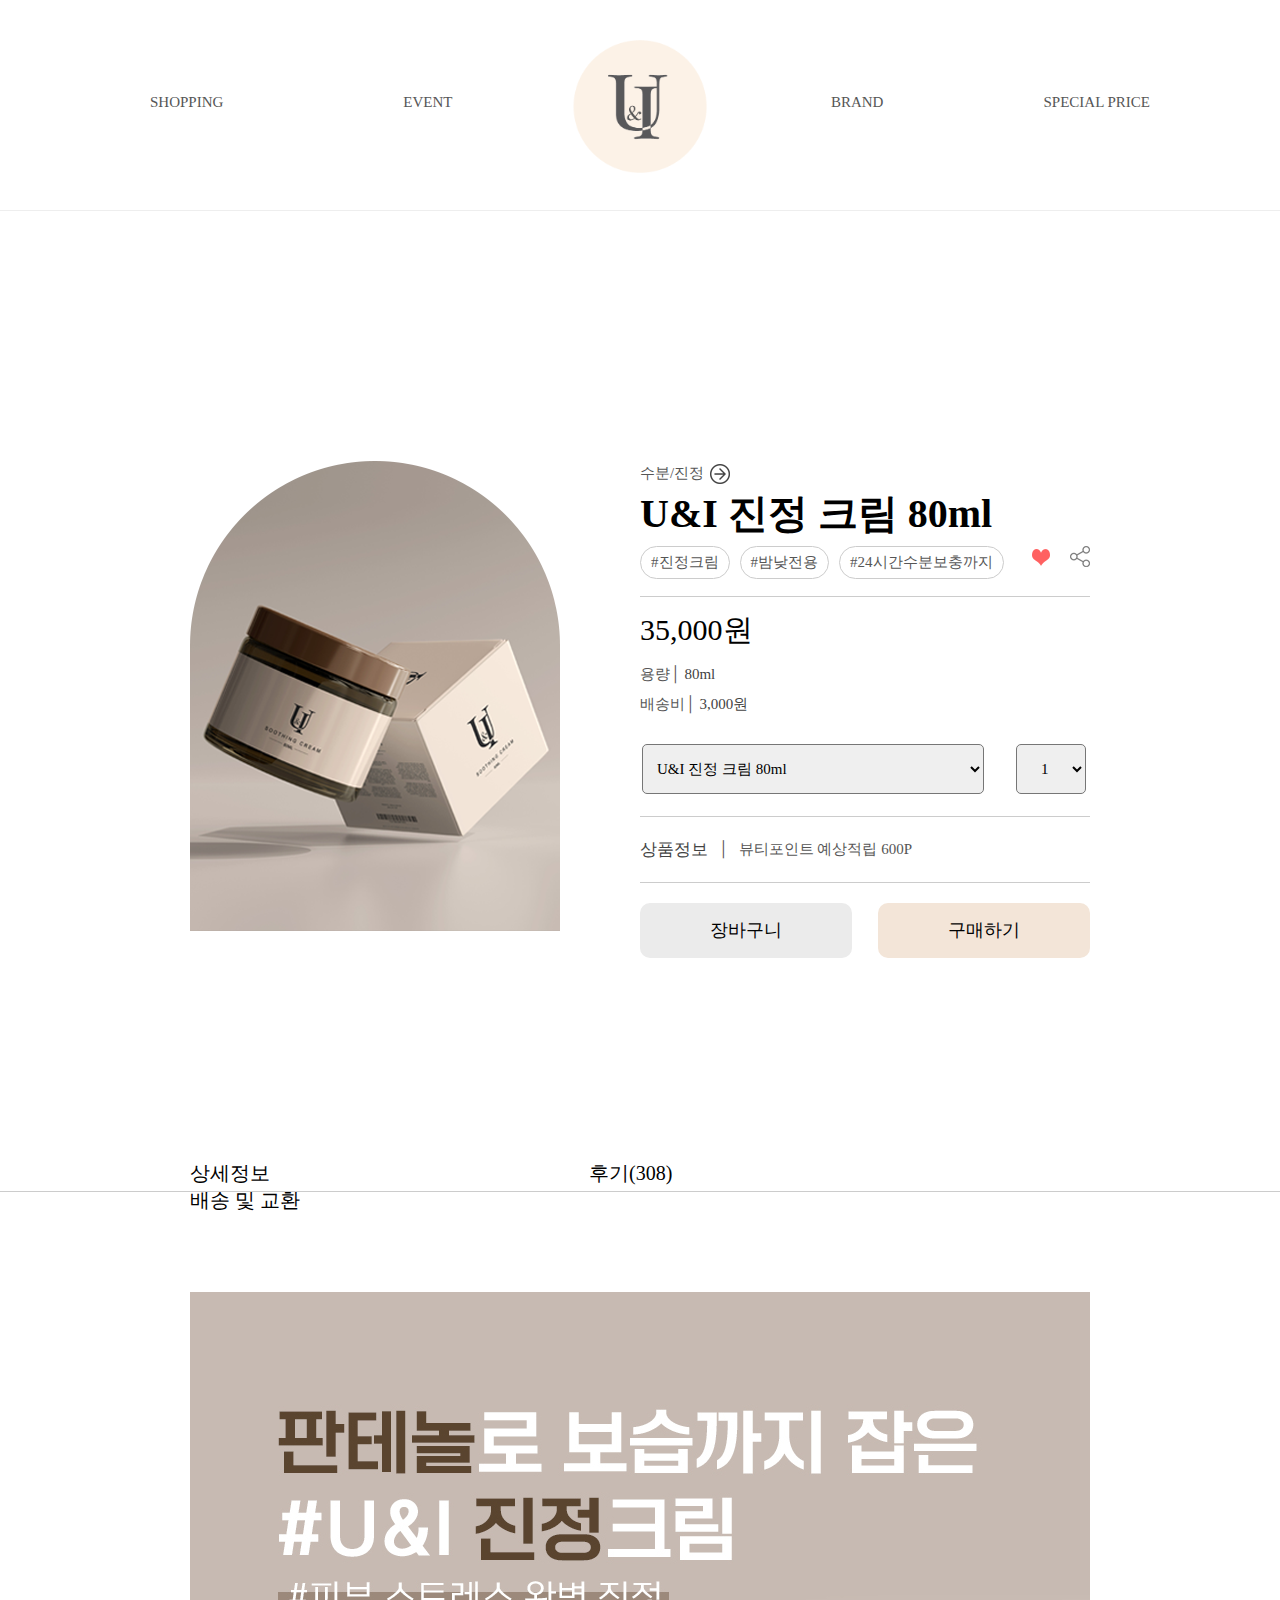
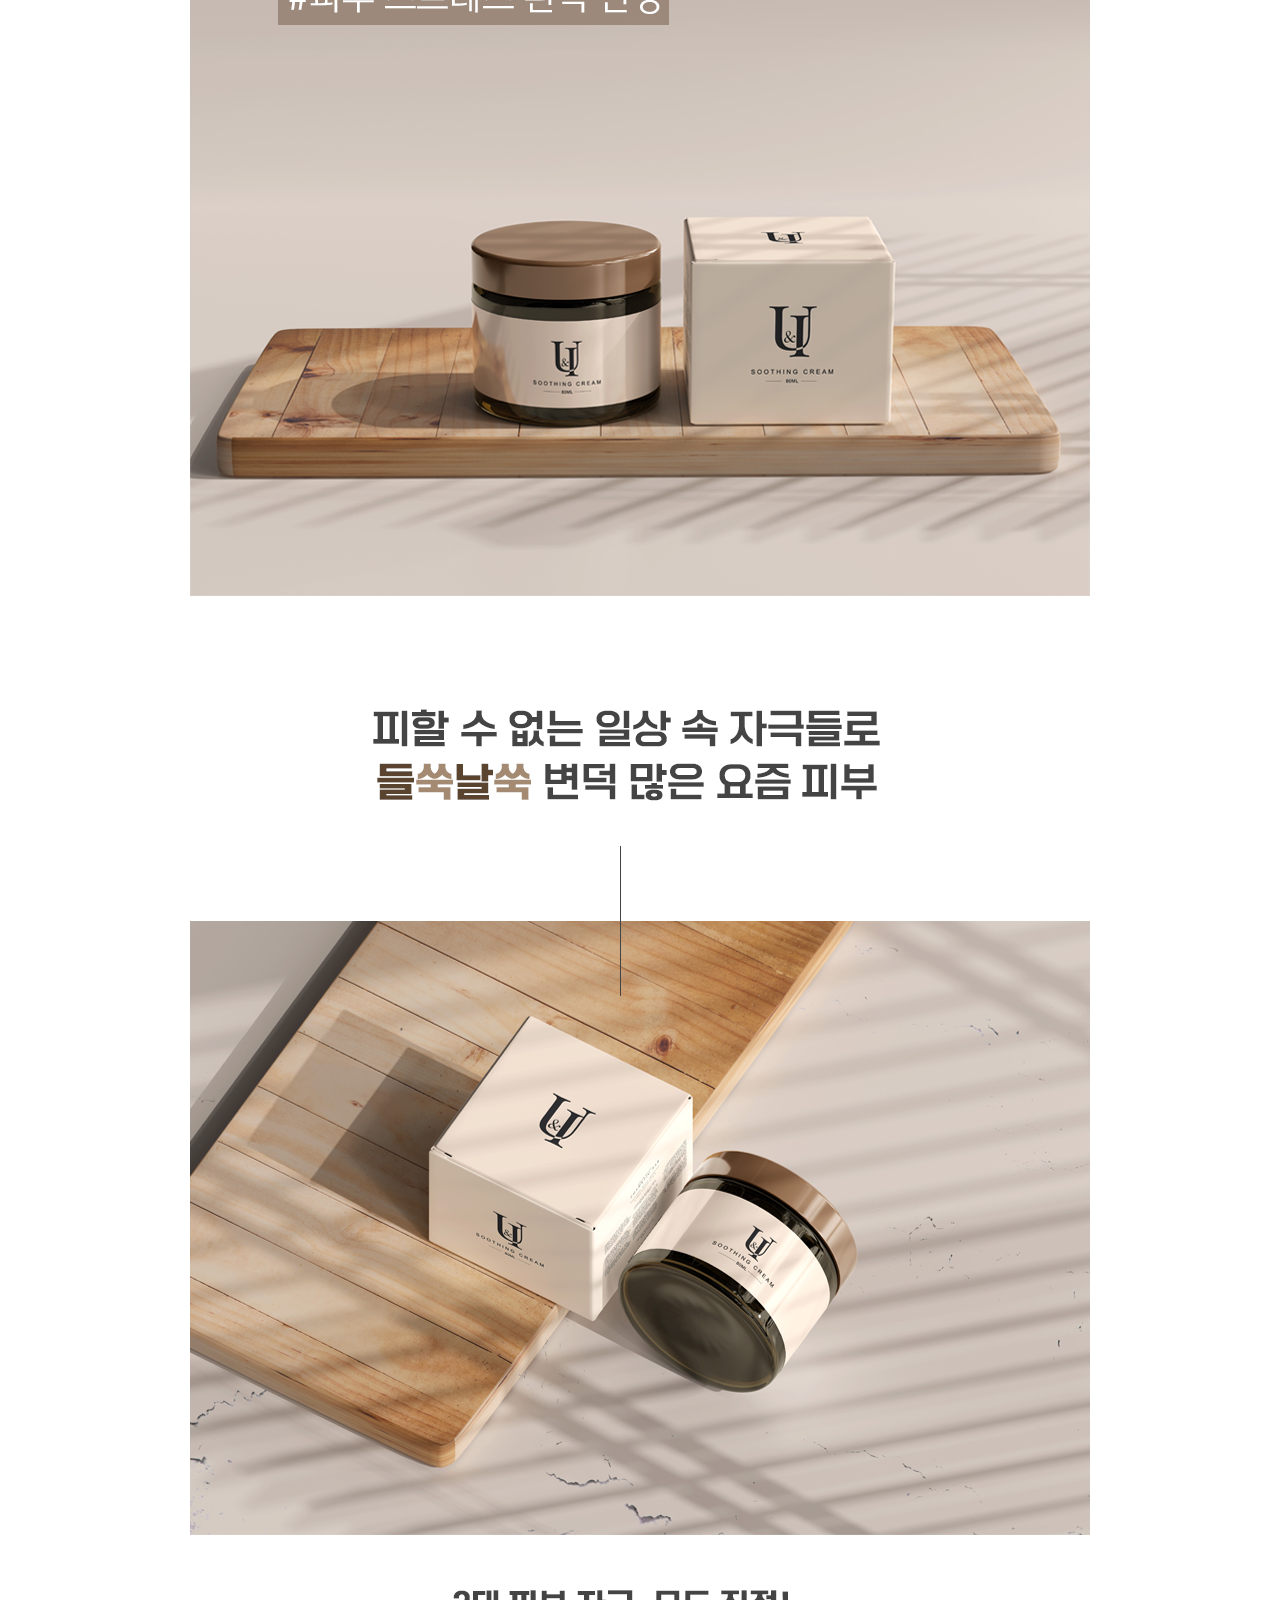
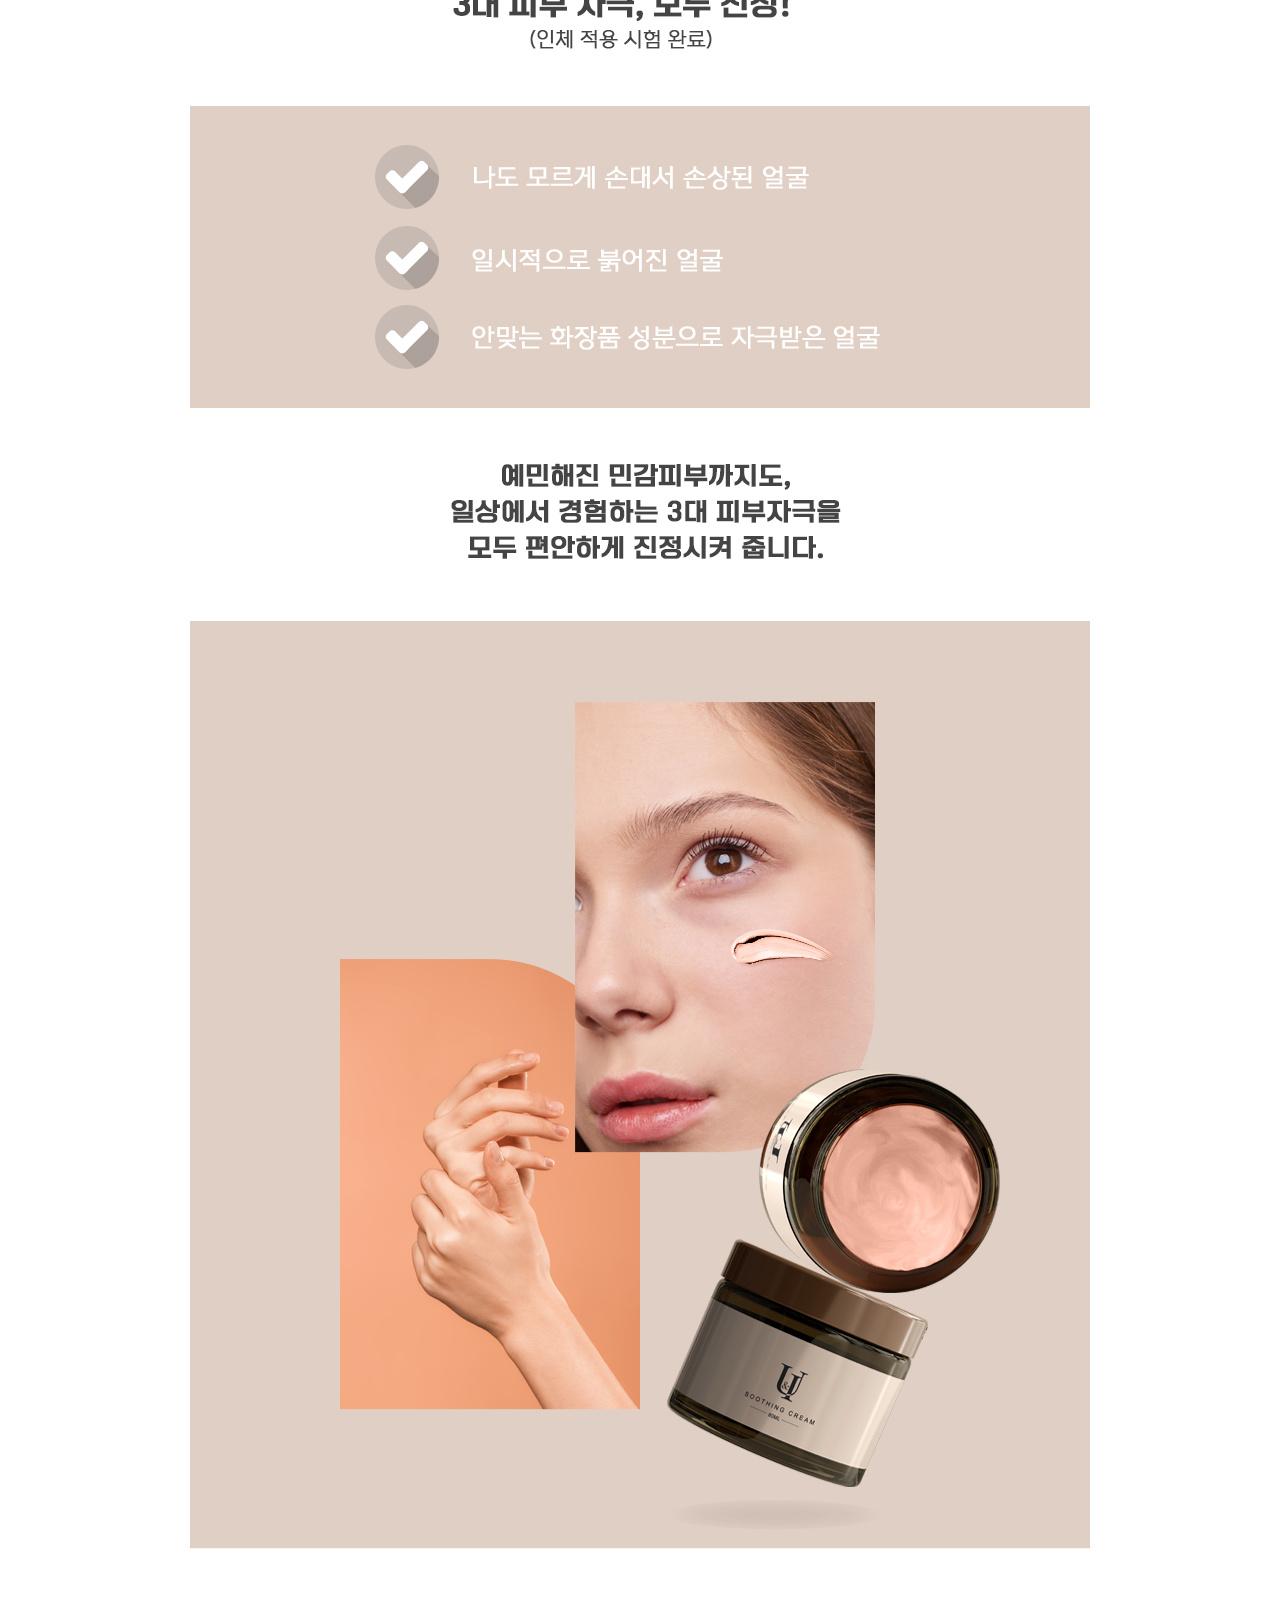
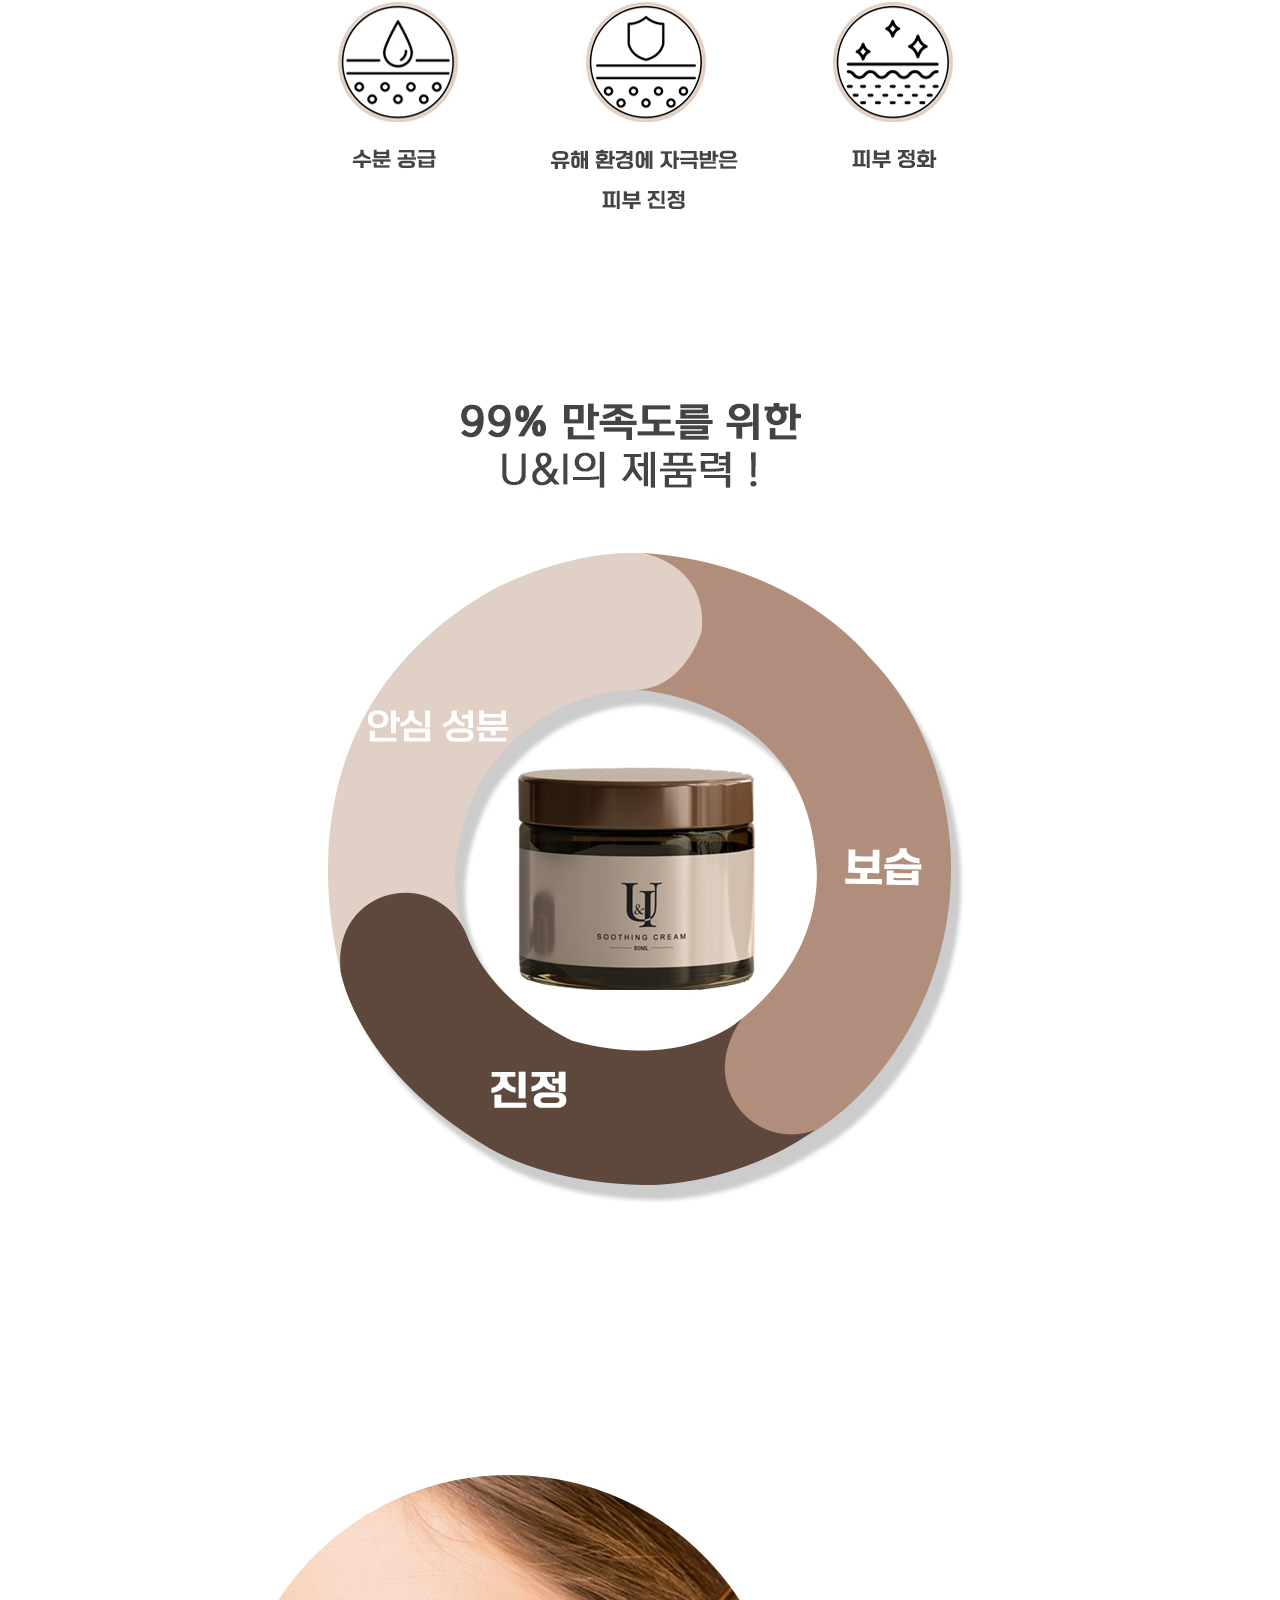
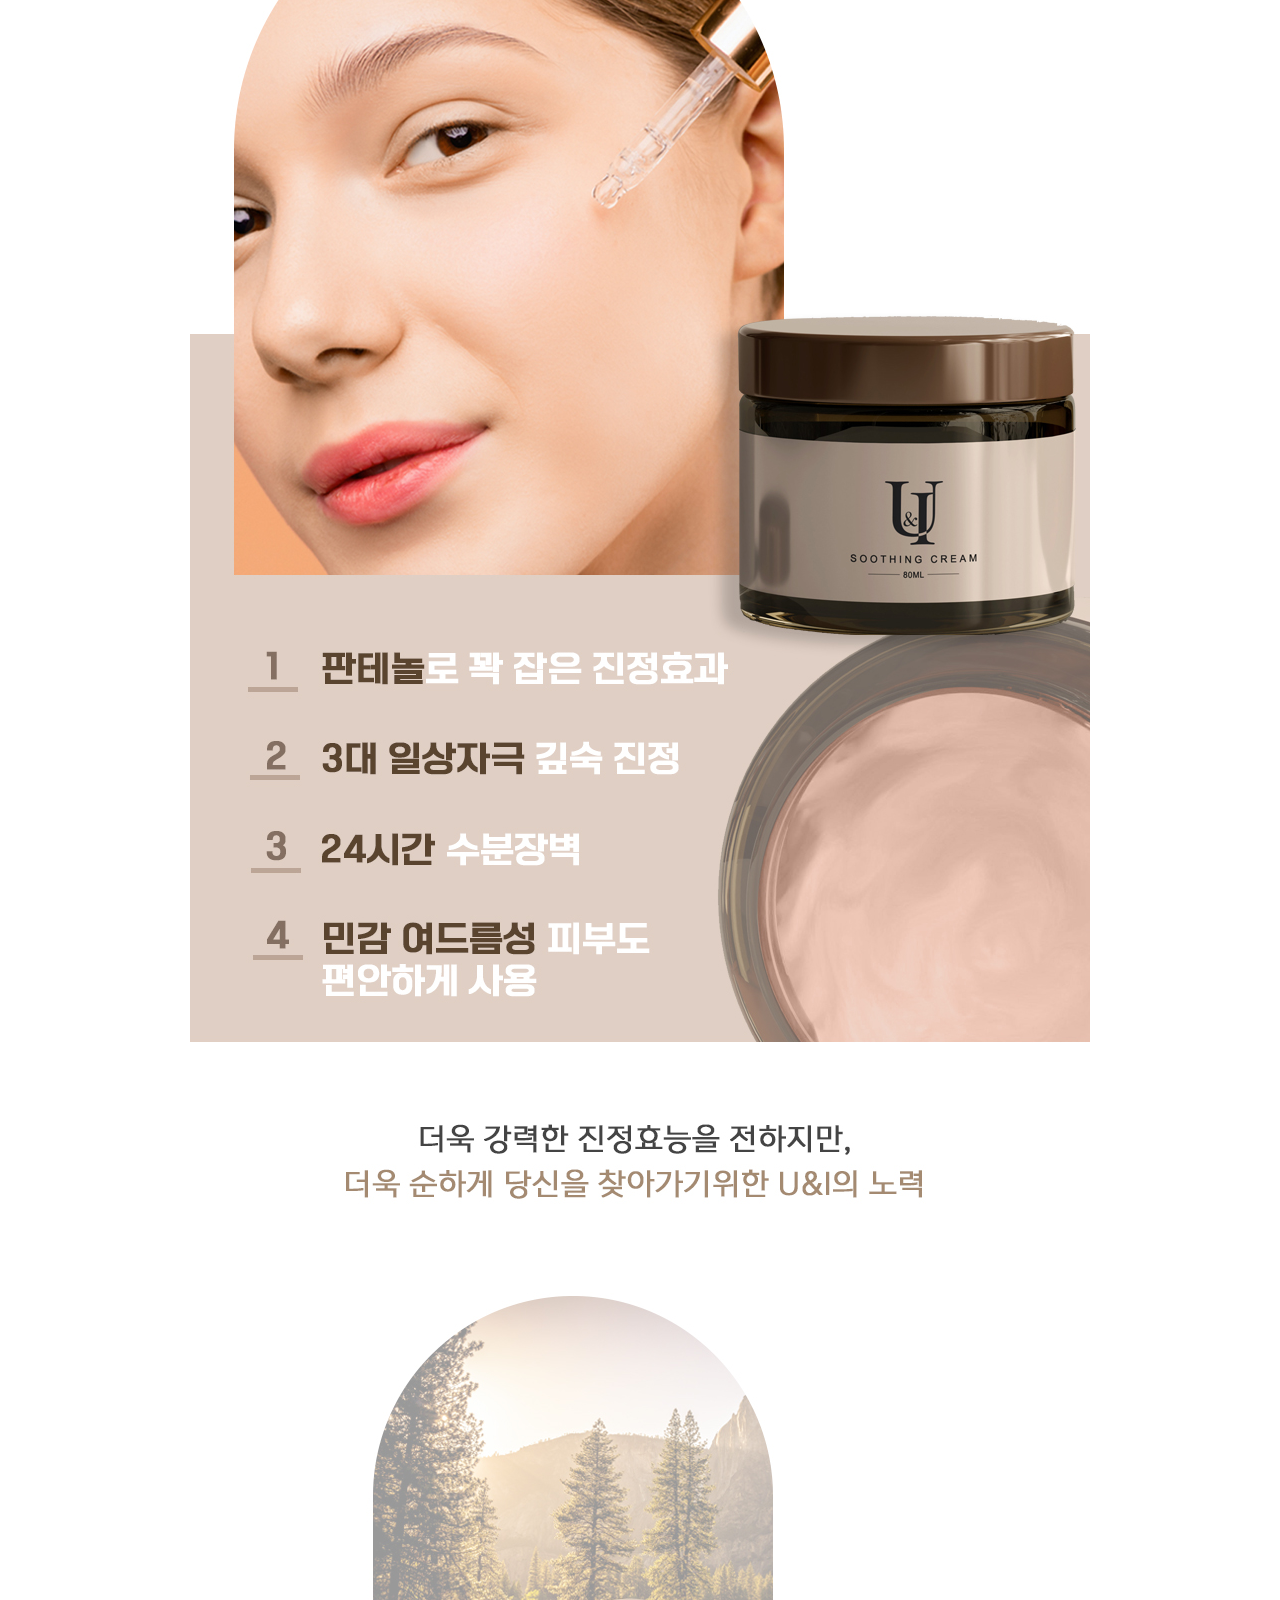
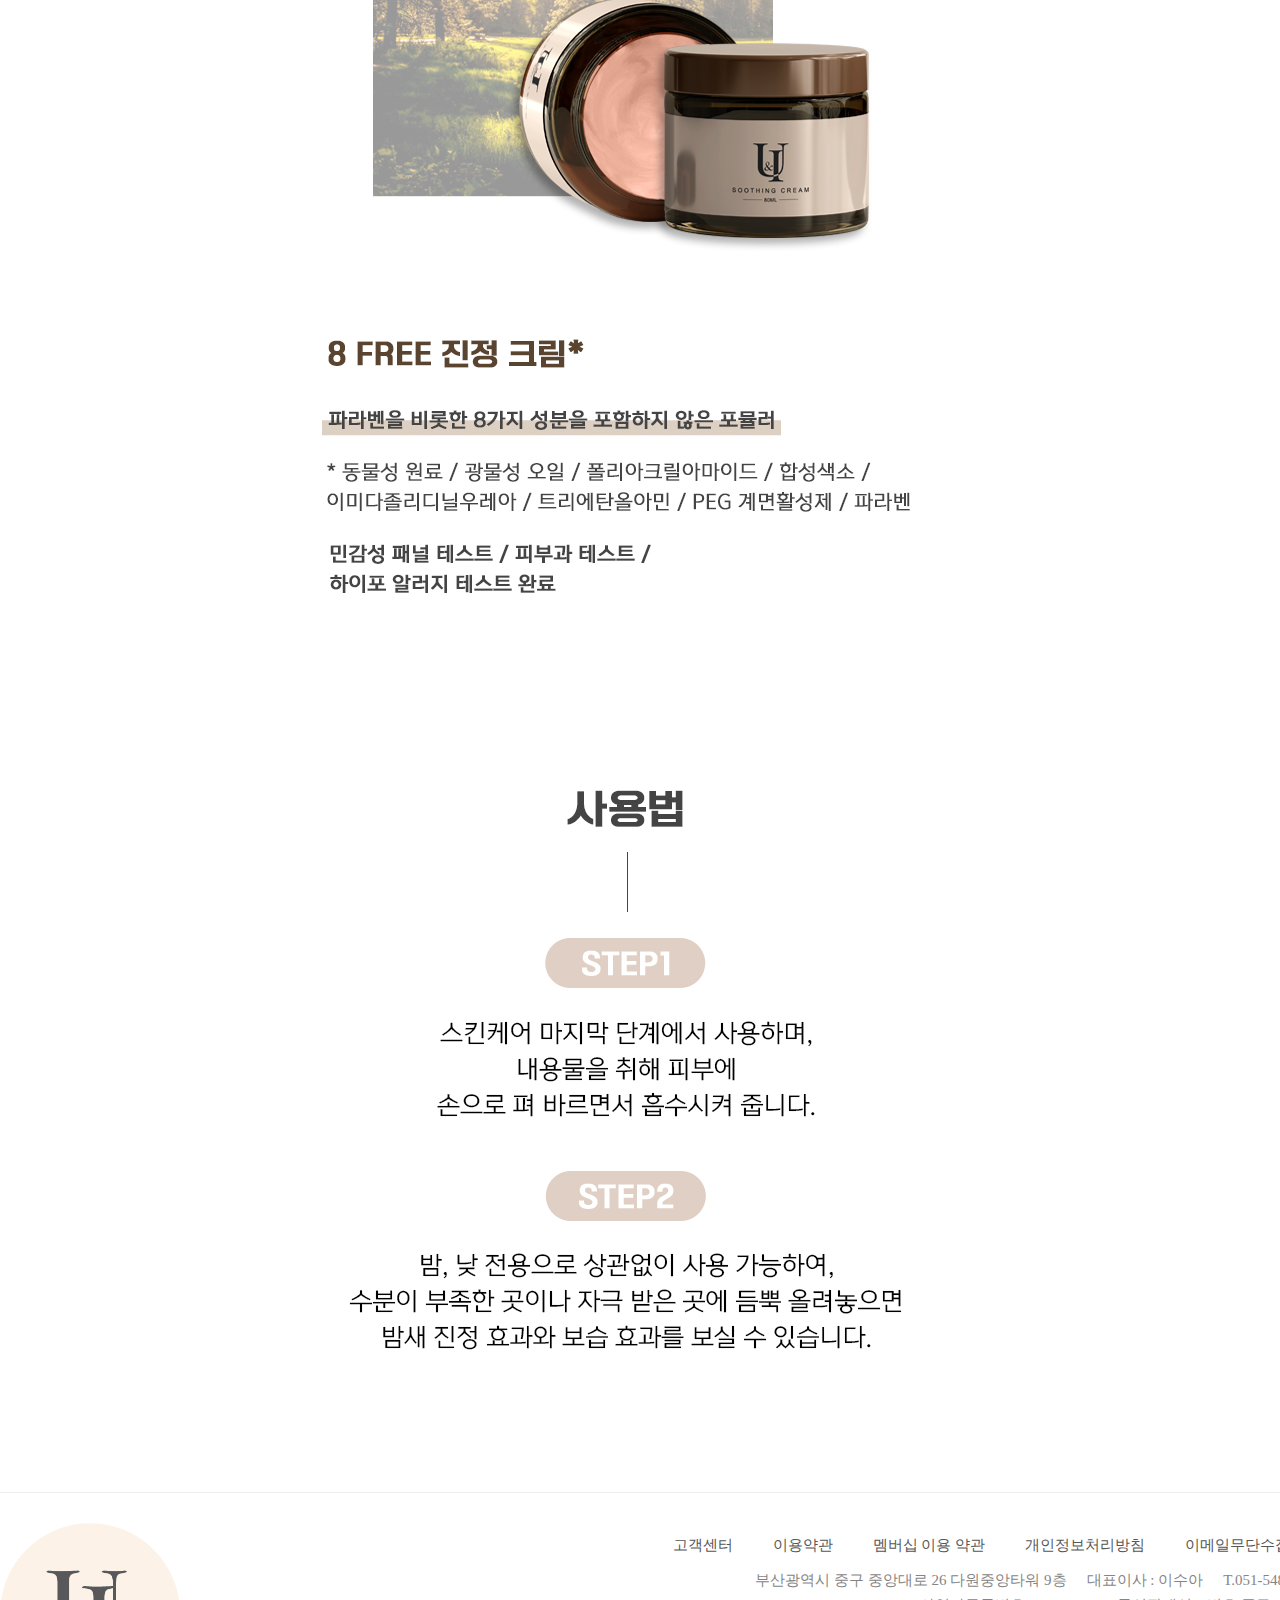
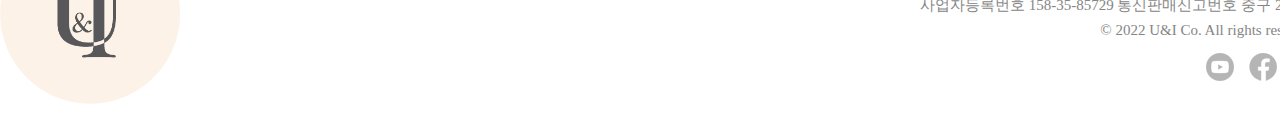
<file: index.html>
<!DOCTYPE html>
<html lang="ko">
<head>
    <meta charset="UTF-8">
    <meta http-equiv="X-UA-Compatible" content="IE=edge">
    <meta name="viewport" content="1400">
    <title>U&I</title>

    <!--스크롤시 아이콘 온/오프-->
	<link rel="stylesheet" href="css/icon.css">

    <!--파비콘-->
    <link href="2nd_images/logo.png" rel="icon" type="images/png" sizes="32x32">

    <link rel="stylesheet" href="index.css">
</head>
<body>
    <div id="header">
        <div class="header_inner">
            <ul class="lnb hover">
                <li><a href="#none">SHOPPING<div class="solid"></div></a></li>
                <li><a href="#none">EVENT<div class="solid"></div></a></li>
            </ul>

            <a href="#none"><img src="2nd_images/logo.png" alt="메인로고"></a>

            <ul class="lnb2 hover">
                <li><a href="#none">BRAND<div class="solid"></div></a></li>
                <li><a href="#none">SPECIAL PRICE<div class="solid"></div></a></li>
            </ul>
        </div>
    </div>

    <div class="content">
        <img src="2nd_images/img.png" alt="상품이미지">
        <div class="box">
            <div class="box1">
                <p>수분/진정</p>
                <a href="#none"><img src="2nd_images/icon0.png" alt="화살표아이콘" class="icon"></a>
                <h1>U&I 진정 크림 80ml</h1>
                <ul>
                    <li>#진정크림</li>
                    <li>#밤낮전용</li>
                    <li>#24시간수분보충까지</li>
                </ul>
                <a href="#none"><img src="2nd_images/icon.png" alt="하트 아이콘" class="icon2"></a>
                <a href="#none"><img src="2nd_images/icon2.png" alt="공유하기" class="icon3"></a>
            </div>

            <div class="box2">
                <h2>35,000원</h2>
                <p>용량│ <span>80ml</span></p>
                <p>배송비│ <span>3,000원</span></p>

                <table>
                    <tr>
                        <td>
                            <select name="number" id="Number1" class="width">

                                <option value="U&I 진정 크림 80 ml">U&I 진정 크림 80ml</option>
                            </select>
                        </td>
                        <td>
                            <select name="number" id="Number1" class="width2">

                                <option value="1">1</option>
                                <option value="1">2</option>
                                <option value="1">3</option>
                                <option value="1">4</option>
                                <option value="1">5</option>
                            </select>
                        </td>
                    </tr>
                </table>
            </div>

            <div class="box3">
                <ul>
                    <li>상품정보</li>
                    <li>│</li>
                    <li>뷰티포인트 예상적립 600P</li>
                </ul>
            </div>

            <div class="but">
                <ul>
                    <li class="left"><a href="#none">장바구니</a></li>
                </ul>

                <ul>
                    <li class="right"><a href="#none">구매하기</a></li>
                </ul>
            </div>
        </div><!--box-->
    </div>

    <div id="content2">
        <div class="con2_inner">
            <ul>
                <li><a href="index.html#content2">상세정보</a></li>
                <li><a href="#none">후기(308)</a></li>
                <li><a href="sub1.html#content2">배송 및 교환</a></li>
            </ul>
        </div>
    </div>

    <!--상세페이지-->
    <div class="mein">
        <img src="2nd_images/page01.jpg" alt="상세페이지">
        <img src="2nd_images/page02.jpg" alt="상세페이지">
        <img src="2nd_images/page03.jpg" alt="상세페이지">
        <img src="2nd_images/page04.jpg" alt="상세페이지">
        <img src="2nd_images/page05.jpg" alt="상세페이지">
        <img src="2nd_images/page06.jpg" alt="상세페이지">
        <img src="2nd_images/page07.jpg" alt="상세페이지">
    </div>

    <!--푸터-->
    <div id="footer">
        <div class="footer_inner">
            <a href="index.html"><img src="2nd_images/logo.png" alt="푸터로고"></a>
            <div class="footer">
                <ul class="footer1">
                    <li><a href="#">고객센터</a></li>
                    <li><a href="#">이용약관</a></li>
                    <li><a href="#">멤버십 이용 약관</a></li>
                    <li><a href="#">개인정보처리방침</a></li>
                    <li><a href="#">이메일무단수집금지</a></li>
                </ul>
                
                <ul class="footer2">
                    <li>부산광역시 중구 중앙대로 26 다원중앙타워 9층</li>

                    <li>대표이사 : 이수아</li>

                    <li>T.051-548-8569</li>
                </ul>
            

                <p>사업자등록번호 158-35-85729 통신판매신고번호 중구 2012호</p>

                <p>© 2022 U&I Co. All rights reserved.</p>

                <ul class="sns">
                    <li><a href="#none"><img src="2nd_images/footer_youtube.png" alt="sns" class="hover">
                    </a></li>
                    <li><a href="#none"><img src="2nd_images/footer_facebook.png" alt="sns" class="hover">
                    </a></li>
                    <li><a href="#none"><img src="2nd_images/footer_instargram.png" alt="sns" class="hover">
                    </a></li>
                </ul>
            </div>
        </div>
    </div><!--푸터-->

    <div id="top_icon"><!--탑아이콘-->
        <a href="#none" class="top"><img src="2nd_images/top.png" alt="탑아이콘"></a>
    </div>

    <script src="https://code.jquery.com/jquery-2.2.0.min.js"></script><!-- 제이쿼리 라이브러리,수정X -->

    <!-- top아이콘 js -->
	<script src="script/icon.js"></script>
</body>
</html>
</file>
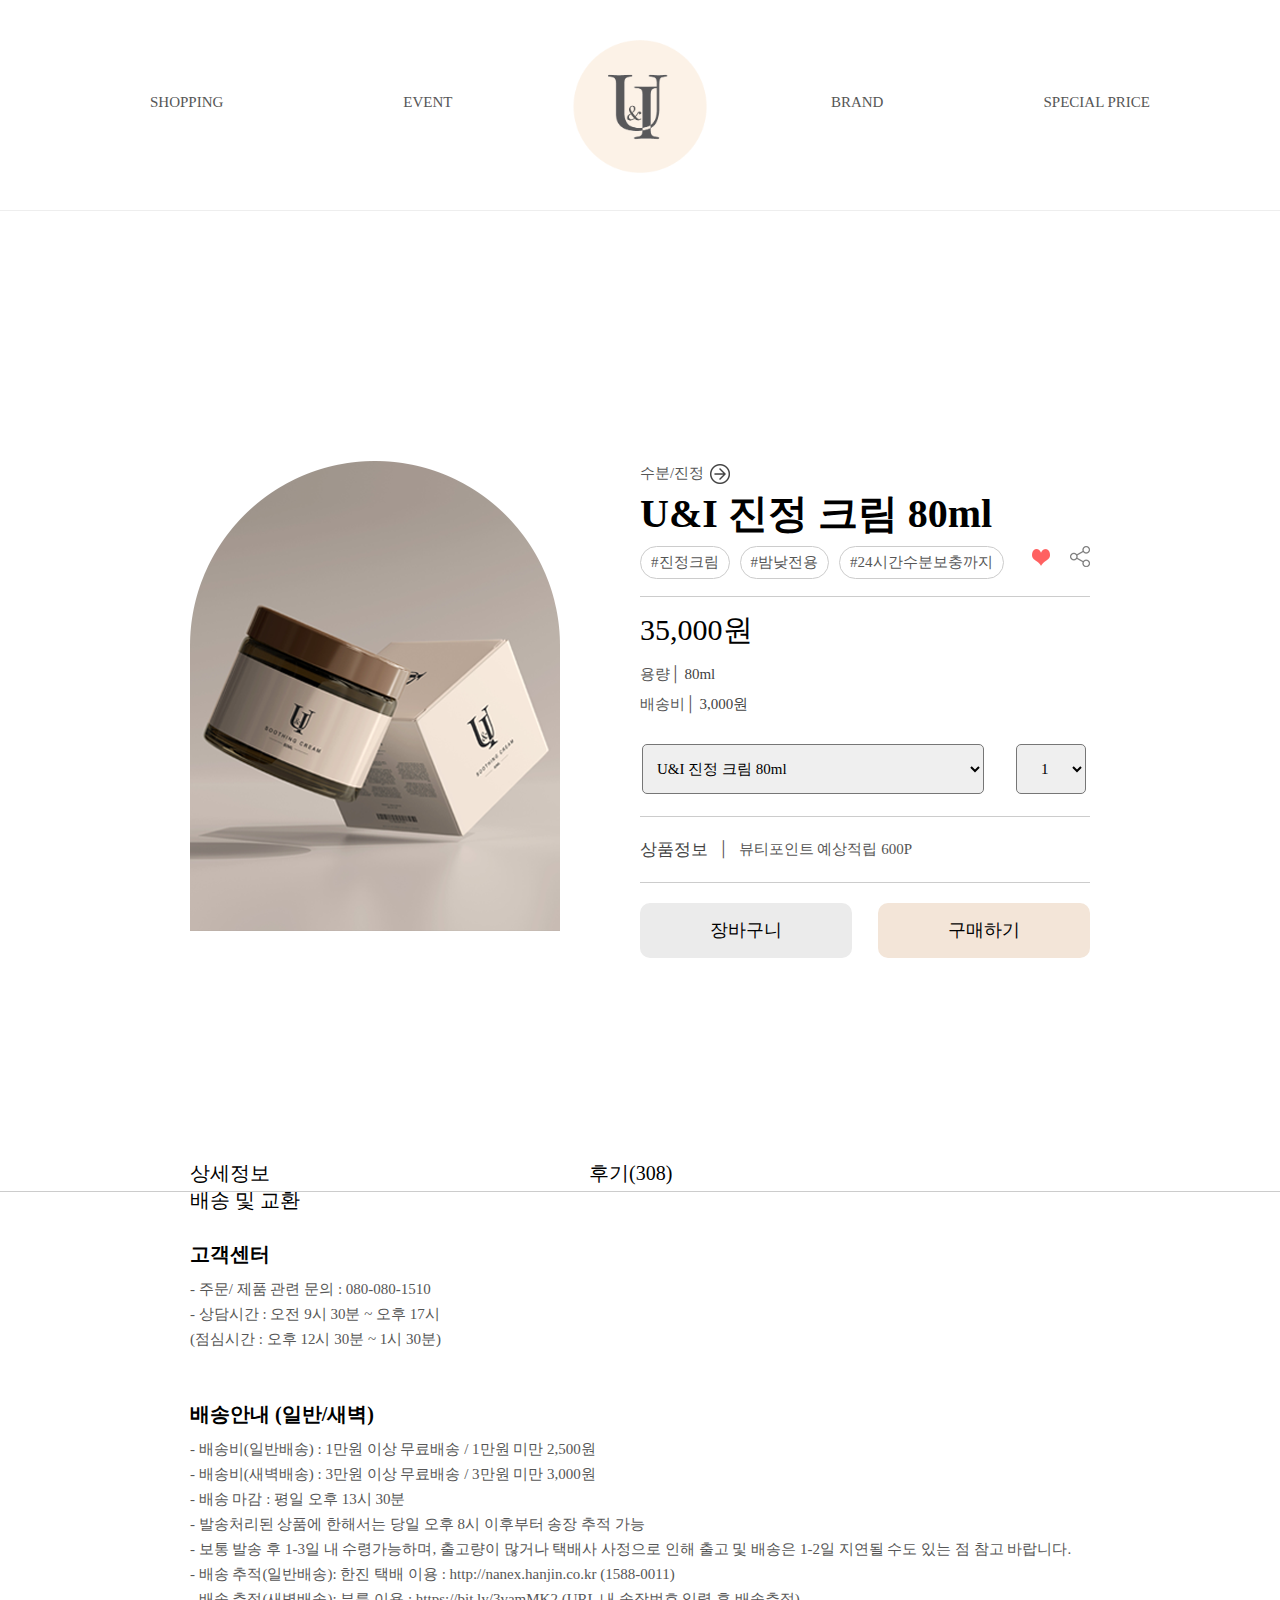
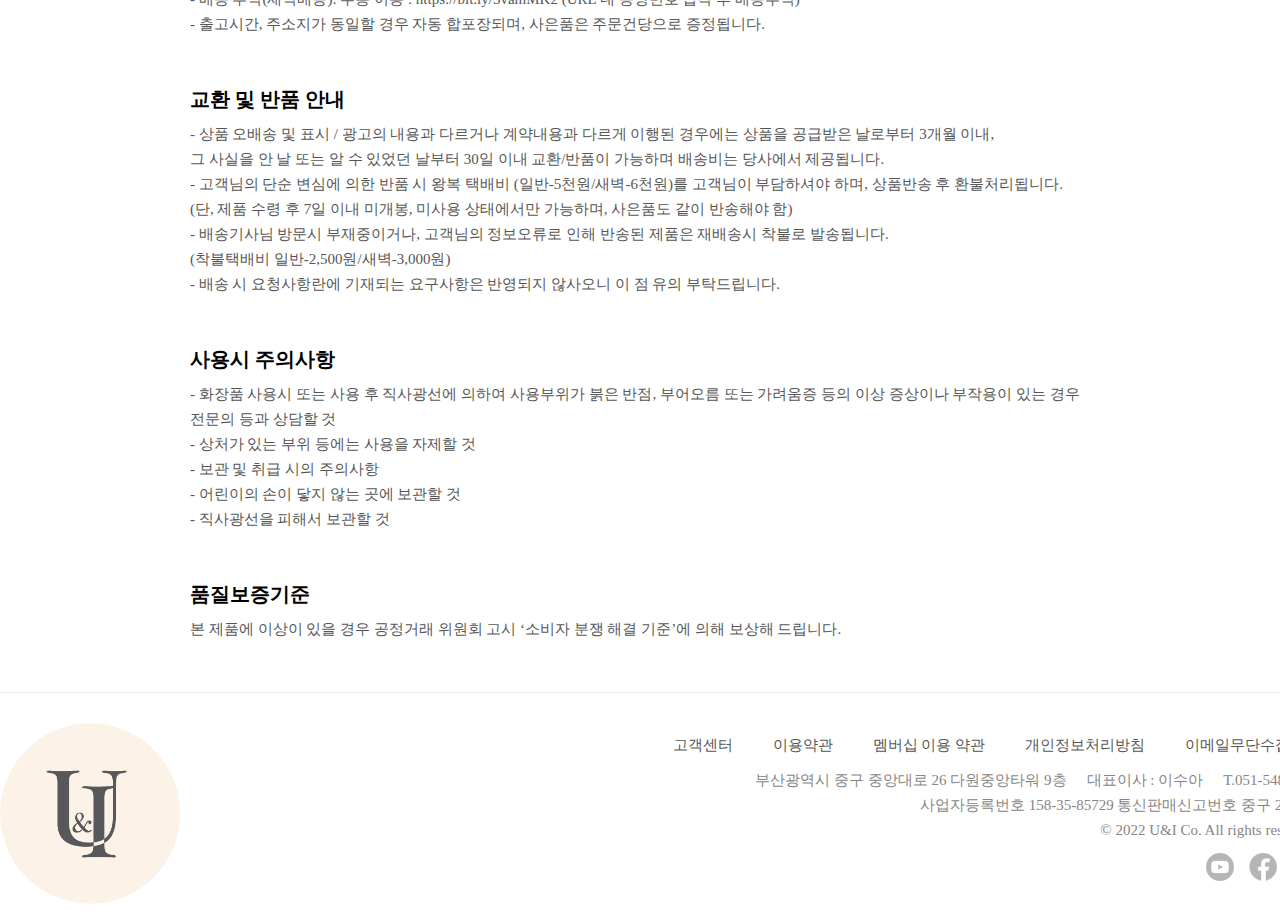
<file: sub1.html>
<!DOCTYPE html>
<html lang="ko">
<head>
    <meta charset="UTF-8">
    <meta http-equiv="X-UA-Compatible" content="IE=edge">
    <meta name="viewport" content="1400">
    <title>U&I</title>

    <!--스크롤시 아이콘 온/오프-->
	<link rel="stylesheet" href="css/icon.css">

    <!--파비콘-->
    <link href="2nd_images/logo.png" rel="icon" type="images/png" sizes="32x32">

    <link rel="stylesheet" href="sub1.css">
</head>
<body>
    <div id="header">
        <div class="header_inner">
            <ul class="lnb hover">
                <li><a href="#none">SHOPPING<div class="solid"></div></a></li>
                <li><a href="#none">EVENT<div class="solid"></div></a></li>
            </ul>

            <a href="#none"><img src="2nd_images/logo.png" alt="메인로고"></a>

            <ul class="lnb2 hover">
                <li><a href="#none">BRAND<div class="solid"></div></a></li>
                <li><a href="#none">SPECIAL PRICE<div class="solid"></div></a></li>
            </ul>
        </div>
    </div>

    <div class="content">
        <img src="2nd_images/img.png" alt="상품이미지">
        <div class="box">
            <div class="box1">
                <p>수분/진정</p>
                <a href="#none"><img src="2nd_images/icon0.png" alt="화살표아이콘" class="icon"></a>
                <h1>U&I 진정 크림 80ml</h1>
                <ul>
                    <li>#진정크림</li>
                    <li>#밤낮전용</li>
                    <li>#24시간수분보충까지</li>
                </ul>
                <a href="#none"><img src="2nd_images/icon.png" alt="하트 아이콘" class="icon2"></a>
                <a href="#none"><img src="2nd_images/icon2.png" alt="공유하기" class="icon3"></a>
            </div>

            <div class="box2">
                <h2>35,000원</h2>
                <p>용량│ <span>80ml</span></p>
                <p>배송비│ <span>3,000원</span></p>

                <table>
                    <tr>
                        <td>
                            <select name="number" id="Number1" class="width">

                                <option value="U&I 진정 크림 80 ml">U&I 진정 크림 80ml</option>
                            </select>
                        </td>
                        <td>
                            <select name="number" id="Number1" class="width2">

                                <option value="1">1</option>
                                <option value="1">2</option>
                                <option value="1">3</option>
                                <option value="1">4</option>
                                <option value="1">5</option>
                            </select>
                        </td>
                    </tr>
                </table>
            </div>

            <div class="box3">
                <ul>
                    <li>상품정보</li>
                    <li>│</li>
                    <li>뷰티포인트 예상적립 600P</li>
                </ul>
            </div>

            <div class="but">
                <ul>
                    <li class="left"><a href="#none">장바구니</a></li>
                </ul>

                <ul>
                    <li class="right"><a href="#none">구매하기</a></li>
                </ul>
            </div>
        </div><!--box-->
    </div>

    <div id="content2">
        <div class="con2_inner">
            <ul>
                <li><a href="index.html#content2">상세정보</a></li>
                <li><a href="#none">후기(308)</a></li>
                <li><a href="sub1.html#content2">배송 및 교환</a></li>
            </ul>
        </div>
    </div>

    <!--상세페이지-->
    <div class="main">
        <h1>고객센터</h1>
        <p>- 주문/ 제품 관련 문의 : 080-080-1510<br>
            - 상담시간 : 오전 9시 30분 ~ 오후 17시<br>
                (점심시간 : 오후 12시 30분 ~ 1시 30분)</p>

        <h1>배송안내 (일반/새벽)</h1>
        <p>- 배송비(일반배송) : 1만원 이상 무료배송 / 1만원 미만 2,500원<br>
            - 배송비(새벽배송) : 3만원 이상 무료배송 / 3만원 미만 3,000원<br>
            - 배송 마감 : 평일 오후 13시 30분<br>
            - 발송처리된 상품에 한해서는 당일 오후 8시 이후부터 송장 추적 가능<br>
            - 보통 발송 후 1-3일 내 수령가능하며, 출고량이 많거나 택배사 사정으로 인해 출고 및 배송은 1-2일 지연될 수도 있는 점 참고 바랍니다.<br>
            - 배송 추적(일반배송): 한진 택배 이용 : http://nanex.hanjin.co.kr (1588-0011)<br>
            - 배송 추적(새벽배송): 부릉 이용 : https://bit.ly/3vamMK2 (URL 내 송장번호 입력 후 배송추적)<br>
            - 출고시간, 주소지가 동일할 경우 자동 합포장되며, 사은품은 주문건당으로 증정됩니다.</p>

            <h1>교환 및 반품 안내</h1>
            <p>- 상품 오배송 및 표시 / 광고의 내용과 다르거나 계약내용과 다르게 이행된 경우에는 상품을 공급받은 날로부터 3개월 이내,<br>
                그 사실을 안 날 또는 알 수 있었던 날부터 30일 이내 교환/반품이 가능하며 배송비는 당사에서 제공됩니다.<br>
              - 고객님의 단순 변심에 의한 반품 시 왕복 택배비 (일반-5천원/새벽-6천원)를 고객님이 부담하셔야 하며, 상품반송 후 환불처리됩니다.<br>
               (단, 제품 수령 후 7일 이내 미개봉, 미사용 상태에서만 가능하며, 사은품도 같이 반송해야 함)<br>
              - 배송기사님 방문시 부재중이거나, 고객님의 정보오류로 인해 반송된 제품은 재배송시 착불로 발송됩니다.<br>
                (착불택배비 일반-2,500원/새벽-3,000원)<br>
              - 배송 시 요청사항란에 기재되는 요구사항은 반영되지 않사오니 이 점 유의 부탁드립니다.</p>

              <h1>사용시 주의사항</h1>
              <p>- 화장품 사용시 또는 사용 후 직사광선에 의하여 사용부위가 붉은 반점, 부어오름 또는 가려움증 등의 이상 증상이나 부작용이 있는 경우 전문의 등과 상담할 것<br>
                - 상처가 있는 부위 등에는 사용을 자제할 것<br>
                - 보관 및 취급 시의 주의사항<br>
                - 어린이의 손이 닿지 않는 곳에 보관할 것<br>
                - 직사광선을 피해서 보관할 것</p>

                <h1>품질보증기준</h1>
                <p>본 제품에 이상이 있을 경우 공정거래 위원회 고시 ‘소비자 분쟁 해결 기준’에 의해 보상해 드립니다.</p>
    </div>

    <!--푸터-->
    <div id="footer">
        <div class="footer_inner">
            <a href="index.html"><img src="2nd_images/logo.png" alt="푸터로고"></a>
            <div class="footer">
                <ul class="footer1">
                    <li><a href="#">고객센터</a></li>
                    <li><a href="#">이용약관</a></li>
                    <li><a href="#">멤버십 이용 약관</a></li>
                    <li><a href="#">개인정보처리방침</a></li>
                    <li><a href="#">이메일무단수집금지</a></li>
                </ul>
                
                <ul class="footer2">
                    <li>부산광역시 중구 중앙대로 26 다원중앙타워 9층</li>

                    <li>대표이사 : 이수아</li>

                    <li>T.051-548-8569</li>
                </ul>
            

                <p>사업자등록번호 158-35-85729 통신판매신고번호 중구 2012호</p>

                <p>© 2022 U&I Co. All rights reserved.</p>

                <ul class="sns">
                    <li><a href="#none"><img src="2nd_images/footer_youtube.png" alt="sns" class="hover">
                    </a></li>
                    <li><a href="#none"><img src="2nd_images/footer_facebook.png" alt="sns" class="hover">
                    </a></li>
                    <li><a href="#none"><img src="2nd_images/footer_instargram.png" alt="sns" class="hover">
                    </a></li>
                </ul>
            </div>
        </div>
    </div><!--푸터-->

    <script src="https://code.jquery.com/jquery-2.2.0.min.js"></script><!-- 제이쿼리 라이브러리,수정X -->

    <!-- top아이콘 js -->
	<script src="script/icon.js"></script>
</body>
</html>
</file>
<file: css/icon.css>
*{margin:0; padding:0;}

/* icon 꾸미기 */
.top{
  position:fixed; 
  bottom:100px; 
  right:80px; 
  display:none;
}
</file>
<file: index.css>
*{margin: 0; padding: 0;}
ul{list-style: none;}
a{color: #565656; text-decoration: none;}

body{
    font-family: 'Noto Sans KR';
    font-size: 15px;
    line-height: 25px;
    color: #565656;
}

/*헤더*/
#header{
    width: 100%;
    height: 180px;
    border-bottom: 1px solid #eee;
}
.header_inner img{
    width: 133px;
    height: 133px;
}
.header_inner> a>img{
    display: block;
    position: absolute;
    top: 40px;
    left: 50%;
    transform: translateX(-50%);
}
.header_inner{
    width: 1140px;
    margin: 30px auto;
}
.header_inner .lnb li{
    float: left;
    padding: 60px 100px 0 80px;
    font-size: 15px;
}
.header_inner .lnb2{
    float: right;
    font-size: 15px;
    font-weight: normal;
}
.header_inner .lnb2 li{
    float: left;
    padding: 60px 60px 0 100px;
}
.header_inner> .hover> li> a:hover{
    color: black;
}

/*메뉴버튼 호버*/
.solid{width:100%;
    margin:auto;
    margin-top:0px;
    height:5px;
    background:black;
    visibility:hidden;
    opacity:0;
    transform:scaleX(0);
    transition-property:opacity, transform;
    transition-duration:0.5s;}
.hover>li>a:hover .solid{transform:scaleX(1);
                    opacity:1;
                    visibility:visible;}

/*컨텐츠*/
.content{
    width: 900px;
    height: 700px;
    margin: 250px auto 0;
}
.content img{
    display: block;
    float: left;
}
.content .box{
    width: 450px;
    float: right;
}
/*box1*/
.content .box1{
    position: relative;
    padding-bottom: 50px;
    border-bottom: 1px solid #ccc;
}
.content .box1 p{
    padding-bottom: 15px;
}
.content .box1 img{
    display: block;
}
.content .box1 .icon{
    position: absolute;
    top: 3px;
    left: 70px;
}
.content .box1 h1{
    font-size: 40px;
    color: black;
    padding-bottom: 20px;
}
.content .box1 li{
    float: left;
    margin-right: 10px;
    border: 1px solid #ccc;
    border-radius: 50px;
    padding: 3px 10px;
}
.content .box1 .icon2{
    position: absolute;
    right: 40px;
    top: 88px;
}
.content .box1 .icon3{
    position: absolute;
    right: 0px;
}

/*box2*/
.content .box2{
    border-bottom: 1px solid #ccc;
    margin-bottom: 20px;
}
.content .box2 h2{
    font-size: 30px;
    color: black;
    font-weight: normal;
    padding: 20px 0;
}
.content .box2 p{
    padding-bottom: 5px;
}
.content .box2 span{
    color: #434343;
}
table{
    padding: 20px 0;
}
tr td:nth-child(1){
    padding-right: 30px;
}
.width{
    font-family: 'Noto Sans KR';
    padding: 15px 180px 15px 10px;
    border-radius: 5px;
    font-size: 15px;
}
.width2{
    font-family: 'Noto Sans KR';
    padding: 15px 20px;
    border-radius: 5px;
    font-size: 15px;
}
/*box3*/
.content .box3{
    height: 45px;
    border-bottom: 1px solid #ccc;
}
.content .box3 li{
    float: left;
}
.content .box3 li:nth-child(1){
    font-size: 17px;
    color: #434343;
    margin-right: 10px;
}
.content .box3 li:nth-child(3){
    padding-left: 10px;
}
/*장바구니,구매하기버튼*/
.content .but{
    margin-top: 20px;
    position: relative;
}
.content .but li a{
    color: black;
    display: inline-block;
    padding: 15px 70px;
    font-size: 18px;
}
.content .but ul:nth-child(1){
    position: absolute;
    left: 0;
    background-color: #ebebeb;
    border-radius: 10px;
}
.content .but ul:nth-child(2){
    position: absolute;
    right: 0;
    background-color: #f3e5d8;
    border-radius: 10px;
}
.content .but ul:nth-child(1) a:hover{
    background-color: #cfcfcf;
    border-radius: 10px;
}
.content .but ul:nth-child(2) a:hover{
    background-color: #e6d7c9;
    border-radius: 10px;
}

/*상세정보 메뉴*/
#content2{
    border-bottom: 1px solid #ccc;
    height: 30px;
}
.con2_inner{
    width: 900px;
    margin: auto;
}
.con2_inner li{
    float: left;
}
.con2_inner li a{
    font-size: 20px;
    color: black;
}
.con2_inner ul li:nth-child(2){
    padding: 0 319px;
}
.con2_inner li a:hover{
    border-bottom: 3px solid black;
    padding-bottom: 1px;
}

/*상세페이지*/
.mein{
    width: 900px;
    margin: 100px auto 0;
}
.mein img{
    display: block;
}

/*푸터*/
#footer{
    border-top: 1px solid #eee;
    margin-top: 100px;
}
.footer_inner{
    width: 1320px;
    height: 150px;
    margin:30px auto;
    font-size: 15px;
    font-family: 'Noto Sans KR';
}
.footer_inner img{
    display: block;
    float: left;
    width: 180px;
    height: 181px;
    padding-bottom: 20px;
}
.footer{
    float: right;
    margin-top: 10px;
}
.footer .footer1 li{
    float: left;
    padding: 0 0 10px 40px;
}
.footer .footer1 a:hover{
    border-bottom: 1px solid black;
    color: black;
    font-weight: bold;
}
.footer .footer2{
    float: right;
}
.footer .footer2 li{
    float: left;
    color: #858585;
    padding-left: 20px;
}
.footer p{
    text-align: right;
    clear: both;
    color: #858585;
}
.sns{
    float: right;
    margin-top: 10px;
    position: relative;
}
.sns li{
    float: left;
    padding-left: 15px;
}
.sns img{
    width: 28px;
    height: 28px;
    display: block;
}
.sns li a{
    opacity: 0.6;
}
.sns li a:hover{
    opacity: 1;
}

/*top 아이콘 꾸미기*/
.top{
    position:fixed; 
    bottom:30px; 
    right:50px; 
    display:none;
    opacity: 1;
  }
</file>
<file: sub1.css>
*{margin: 0; padding: 0;}
ul{list-style: none;}
a{color: #565656; text-decoration: none;}

body{
    font-family: 'Noto Sans KR';
    font-size: 15px;
    line-height: 25px;
    color: #565656;
}

/*헤더*/
#header{
    width: 100%;
    height: 180px;
    border-bottom: 1px solid #eee;
}
.header_inner img{
    width: 133px;
    height: 133px;
}
.header_inner> a>img{
    display: block;
    position: absolute;
    top: 40px;
    left: 50%;
    transform: translateX(-50%);
}
.header_inner{
    width: 1140px;
    margin: 30px auto;
}
.header_inner .lnb li{
    float: left;
    padding: 60px 100px 0 80px;
    font-size: 15px;
}
.header_inner .lnb2{
    float: right;
    font-size: 15px;
    font-weight: normal;
}
.header_inner .lnb2 li{
    float: left;
    padding: 60px 60px 0 100px;
}
.header_inner> .hover> li> a:hover{
    color: black;
}

/*메뉴버튼 호버*/
.solid{width:100%;
    margin:auto;
    margin-top:0px;
    height:5px;
    background:black;
    visibility:hidden;
    opacity:0;
    transform:scaleX(0);
    transition-property:opacity, transform;
    transition-duration:0.5s;}
.hover>li>a:hover .solid{transform:scaleX(1);
                    opacity:1;
                    visibility:visible;}

/*컨텐츠*/
.content{
    width: 900px;
    height: 700px;
    margin: 250px auto 0;
}
.content img{
    display: block;
    float: left;
}
.content .box{
    width: 450px;
    float: right;
}
/*box1*/
.content .box1{
    position: relative;
    padding-bottom: 50px;
    border-bottom: 1px solid #ccc;
}
.content .box1 p{
    padding-bottom: 15px;
}
.content .box1 img{
    display: block;
}
.content .box1 .icon{
    position: absolute;
    top: 3px;
    left: 70px;
}
.content .box1 h1{
    font-size: 40px;
    color: black;
    padding-bottom: 20px;
}
.content .box1 li{
    float: left;
    margin-right: 10px;
    border: 1px solid #ccc;
    border-radius: 50px;
    padding: 3px 10px;
}
.content .box1 .icon2{
    position: absolute;
    right: 40px;
    top: 88px;
}
.content .box1 .icon3{
    position: absolute;
    right: 0px;
}

/*box2*/
.content .box2{
    border-bottom: 1px solid #ccc;
    margin-bottom: 20px;
}
.content .box2 h2{
    font-size: 30px;
    color: black;
    font-weight: normal;
    padding: 20px 0;
}
.content .box2 p{
    padding-bottom: 5px;
}
.content .box2 span{
    color: #434343;
}
table{
    padding: 20px 0;
}
tr td:nth-child(1){
    padding-right: 30px;
}
.width{
    font-family: 'Noto Sans KR';
    padding: 15px 180px 15px 10px;
    border-radius: 5px;
    font-size: 15px;
}
.width2{
    font-family: 'Noto Sans KR';
    padding: 15px 20px;
    border-radius: 5px;
    font-size: 15px;
}
/*box3*/
.content .box3{
    height: 45px;
    border-bottom: 1px solid #ccc;
}
.content .box3 li{
    float: left;
}
.content .box3 li:nth-child(1){
    font-size: 17px;
    color: #434343;
    margin-right: 10px;
}
.content .box3 li:nth-child(3){
    padding-left: 10px;
}
/*장바구니,구매하기버튼*/
.content .but{
    margin-top: 20px;
    position: relative;
}
.content .but li a{
    color: black;
    display: inline-block;
    padding: 15px 70px;
    font-size: 18px;
}
.content .but ul:nth-child(1){
    position: absolute;
    left: 0;
    background-color: #ebebeb;
    border-radius: 10px;
}
.content .but ul:nth-child(2){
    position: absolute;
    right: 0;
    background-color: #f3e5d8;
    border-radius: 10px;
}
.content .but ul:nth-child(1) a:hover{
    background-color: #cfcfcf;
    border-radius: 10px;
}
.content .but ul:nth-child(2) a:hover{
    background-color: #e6d7c9;
    border-radius: 10px;
}

/*상세정보 메뉴*/
#content2{
    border-bottom: 1px solid #ccc;
    height: 30px;
}
.con2_inner{
    width: 900px;
    margin: auto;
}
.con2_inner li{
    float: left;
}
.con2_inner li a{
    font-size: 20px;
    color: black;
}
.con2_inner ul li:nth-child(2){
    padding: 0 319px;
}
.con2_inner li a:hover{
    border-bottom: 3px solid black;
    padding-bottom: 1px;
}

/*상세페이지*/
.main{
    width: 900px;
    margin: 0 auto 0;
}
.main img{
    display: block;
}
.main h1{
    font-size: 20px;
    color: black;
    padding: 50px 0 10px 0;
}

/*푸터*/
#footer{
    border-top: 1px solid #eee;
    margin-top: 50px;
}
.footer_inner{
    width: 1320px;
    height: 150px;
    margin:30px auto;
    font-size: 15px;
    font-family: 'Noto Sans KR';
}
.footer_inner img{
    display: block;
    float: left;
    width: 180px;
    height: 181px;
    padding-bottom: 20px;
}
.footer{
    float: right;
    margin-top: 10px;
}
.footer .footer1 li{
    float: left;
    padding: 0 0 10px 40px;
}
.footer .footer1 a:hover{
    border-bottom: 1px solid black;
    color: black;
    font-weight: bold;
}
.footer .footer2{
    float: right;
}
.footer .footer2 li{
    float: left;
    color: #858585;
    padding-left: 20px;
}
.footer p{
    text-align: right;
    clear: both;
    color: #858585;
}
.sns{
    float: right;
    margin-top: 10px;
    position: relative;
}
.sns li{
    float: left;
    padding-left: 15px;
}
.sns img{
    width: 28px;
    height: 28px;
    display: block;
}
.sns li a{
    opacity: 0.6;
}
.sns li a:hover{
    opacity: 1;
}

/*top 아이콘 꾸미기*/
.top{
    position:fixed; 
    bottom:30px; 
    right:50px; 
    display:none;
    opacity: 1;
  }
</file>
